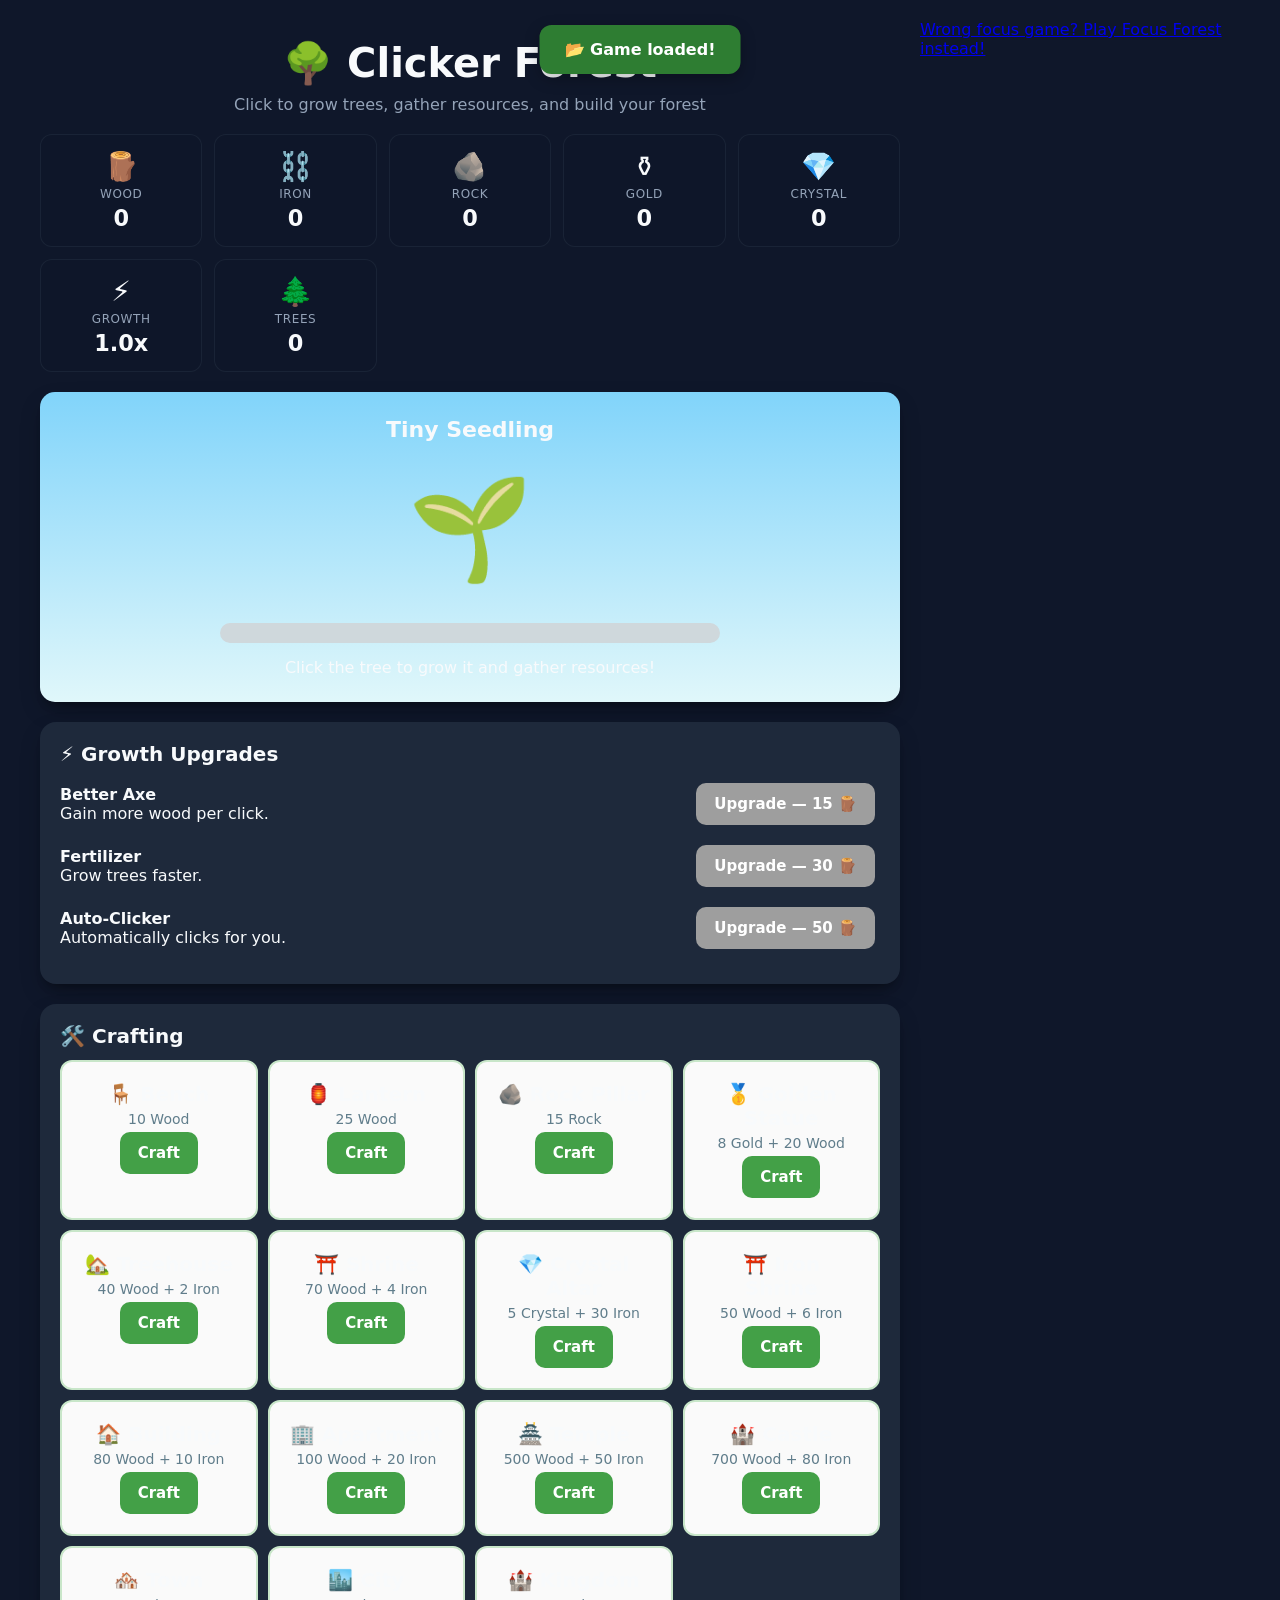
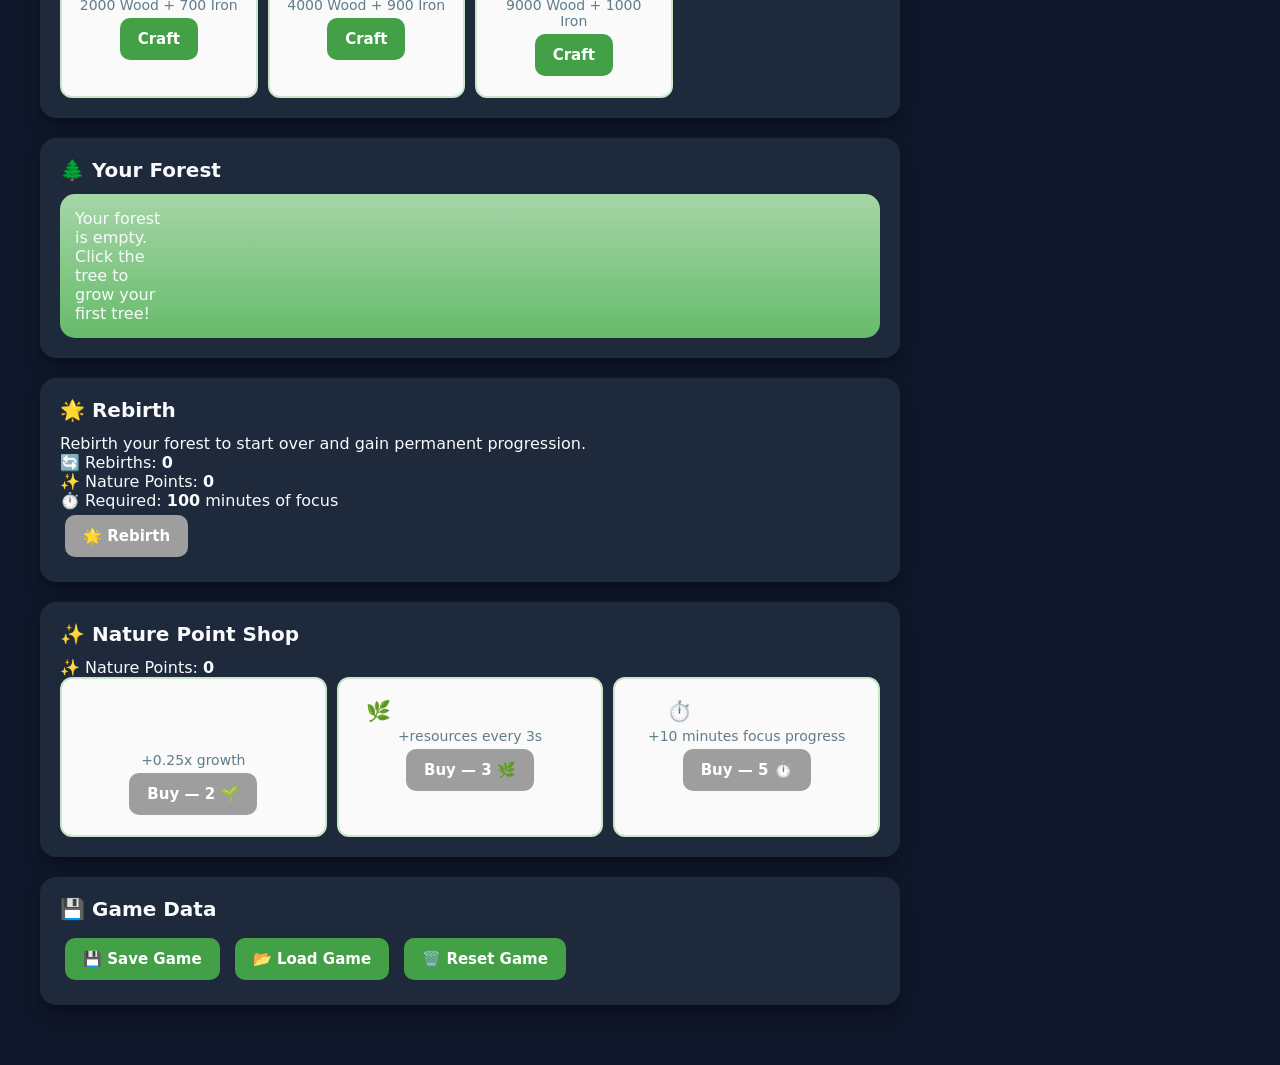
<file: index.html>
<!DOCTYPE html>
<html lang="en">
<head>
    <meta charset="UTF-8">
    <meta name="viewport" content="width=device-width, initial-scale=1.0">
    <title>Clicker Forest - Grow Your Forest</title>
    <style>
        :root {
            --bg-color: #0f172a;
            --card-bg: #1e293b;
            --accent-primary: #3b82f6;
            --accent-hover: #2563eb;
            --text-main: #f8fafc;
            --text-muted: #94a3b8;
            --success: #10b981;
            --forest-green: #166534;
            --forest-light: #22c55e;
            --forest-dark: #14532d;
            --earth: #78350f;
        }

        * {
            box-sizing: border-box;
            margin: 0;
            padding: 0;
            font-family: system-ui, -apple-system, BlinkMacSystemFont, 'Segoe UI', Roboto, Oxygen, Ubuntu, Cantarell, sans-serif;
        }

        body {
            background-color: var(--bg-color);
            color: var(--text-main);
            display: flex;
            justify-content: center;
            align-items: flex-start;
            min-height: 100vh;
            padding: 20px;
        }

        .game-container {
            width: 100%;
            max-width: 900px;
            padding: 20px;
        }

        header {
            text-align: center;
            margin-bottom: 20px;
        }

        header h1 {
            font-size: 2.5rem;
            margin-bottom: 8px;
            font-weight: 700;
        }

        header p {
            color: var(--text-muted);
            font-size: 1rem;
        }

        .mode-switcher {
            display: flex;
            justify-content: center;
            gap: 12px;
            margin-bottom: 20px;
        }

        .mode-btn {
            background-color: transparent;
            border: 2px solid #334155;
            color: var(--text-main);
            padding: 10px 20px;
            border-radius: 8px;
            font-weight: 600;
            cursor: pointer;
            transition: all 0.2s ease;
            font-size: 0.95rem;
        }

        .mode-btn.active {
            background-color: var(--accent-primary);
            border-color: var(--accent-primary);
        }

        .mode-btn.forest-active {
            background-color: var(--forest-green);
            border-color: var(--forest-light);
            color: white;
        }

        .stats {
            display: grid;
            grid-template-columns: repeat(auto-fit, minmax(140px, 1fr));
            gap: 12px;
            margin-bottom: 20px;
        }

        .stat {
            background-color: #0f172a60;
            border: 1px solid #33415550;
            border-radius: 12px;
            padding: 15px;
            text-align: center;
        }

        .stat-icon {
            font-size: 28px;
            margin-bottom: 4px;
        }

        .stat-label {
            font-size: 0.75rem;
            text-transform: uppercase;
            letter-spacing: 0.05em;
            color: var(--text-muted);
            margin-bottom: 4px;
        }

        .stat-value {
            font-size: 1.4rem;
            font-weight: 700;
            color: var(--text-main);
        }

        .panel {
            background-color: var(--card-bg);
            border-radius: 16px;
            box-shadow: 0 10px 25px -5px rgba(0, 0, 0, 0.3), 0 8px 10px -6px rgba(0, 0, 0, 0.3);
            padding: 20px;
            margin-bottom: 20px;
        }

        .panel h2 {
            font-size: 1.25rem;
            margin-bottom: 12px;
            font-weight: 700;
        }

        .main-tree {
            text-align: center;
            padding: 25px;
            background: linear-gradient(#81d4fa, #e0f7fa);
            border-radius: 15px;
            min-height: 300px;
            display: flex;
            flex-direction: column;
            justify-content: center;
            align-items: center;
            overflow: hidden;
            cursor: pointer;
            user-select: none;
            transition: transform 0.1s ease;
        }

        .main-tree:active {
            transform: scale(0.98);
        }

        .tree-name {
            font-size: 22px;
            font-weight: bold;
            margin-bottom: 8px;
        }

        #tree {
            font-size: 100px;
            margin: 20px;
            transition: transform 0.3s ease;
        }

        #tree.grow {
            transform: scale(1.2);
        }

        .progress-container {
            width: 80%;
            max-width: 500px;
            height: 20px;
            background: #cfd8dc;
            border-radius: 20px;
            overflow: hidden;
            margin: 15px auto;
        }

        #growthBar {
            width: 0%;
            height: 100%;
            background: linear-gradient(90deg, #66bb6a, #2e7d32);
            transition: width 0.3s ease;
        }

        button {
            border: none;
            border-radius: 10px;
            padding: 12px 18px;
            margin: 5px;
            background: #43a047;
            color: white;
            font-size: 15px;
            font-weight: bold;
            cursor: pointer;
            transition: transform 0.15s ease, background 0.2s ease;
        }

        button:hover {
            background: #2e7d32;
            transform: translateY(-2px);
        }

        button:active {
            transform: scale(0.96);
        }

        button:disabled {
            background: #9e9e9e;
            cursor: not-allowed;
            transform: none;
        }

        .upgrade-box {
            display: flex;
            justify-content: space-between;
            align-items: center;
            flex-wrap: wrap;
            gap: 10px;
            margin-bottom: 10px;
        }

        .crafting-grid {
            display: grid;
            grid-template-columns: repeat(auto-fit, minmax(180px, 1fr));
            gap: 10px;
        }

        .craft-item {
            background: #fafafa;
            border: 2px solid #c8e6c9;
            border-radius: 12px;
            padding: 15px;
            text-align: center;
        }

        .craft-item h4 {
            margin: 5px;
            font-size: 20px;
        }

        .craft-item p {
            color: #607d8b;
            font-size: 14px;
        }

        #forest {
            display: grid;
            grid-template-columns: repeat(auto-fill, minmax(80px, 1fr));
            gap: 10px;
            min-height: 120px;
            padding: 15px;
            background: linear-gradient(#a5d6a7, #66bb6a);
            border-radius: 15px;
        }

        .tree-icon {
            font-size: 45px;
            text-align: center;
            padding: 10px;
            background: rgba(255,255,255,0.35);
            border-radius: 10px;
            animation: treeAppear 0.5s ease;
        }

        @keyframes treeAppear {
            from { opacity: 0; transform: scale(0); }
            to { opacity: 1; transform: scale(1); }
        }

        .notification {
            position: fixed;
            top: 25px;
            left: 50%;
            transform: translateX(-50%);
            background: #2e7d32;
            color: white;
            padding: 15px 25px;
            border-radius: 12px;
            font-weight: bold;
            box-shadow: 0 5px 15px rgba(0,0,0,0.25);
            z-index: 1000;
            animation: notificationIn 0.4s ease;
        }

        @keyframes notificationIn {
            from { opacity: 0; transform: translate(-50%, -20px); }
            to { opacity: 1; transform: translate(-50%, 0); }
        }

        .hidden {
            display: none !important;
        }

        @media (max-width: 700px) {
            .stats {
                grid-template-columns: repeat(2, 1fr);
            }
        }
    </style>
<body>

<div class="game-container">
    <header>
        <h1>🌳 Clicker Forest</h1>
        <p>Click to grow trees, gather resources, and build your forest</p>
    </header>

    <!-- CLICKER FOREST MODE -->
    <div id="forestMode">
        <!-- STATS -->
        <div class="stats">
            <div class="stat">
                <div class="stat-icon">🪵</div>
                <div class="stat-label">Wood</div>
                <div class="stat-value" id="wood">0</div>
            </div>
            <div class="stat">
                <div class="stat-icon">⛓️</div>
                <div class="stat-label">Iron</div>
                <div class="stat-value" id="Iron">0</div>
            </div>
            <div class="stat">
                <div class="stat-icon">🪨</div>
                <div class="stat-label">Rock</div>
                <div class="stat-value" id="rock">0</div>
            </div>
            <div class="stat">
                <div class="stat-icon">⚱️</div>
                <div class="stat-label">Gold</div>
                <div class="stat-value" id="gold">0</div>
            </div>
            <div class="stat">
                <div class="stat-icon">💎</div>
                <div class="stat-label">Crystal</div>
                <div class="stat-value" id="crystal">0</div>
            </div>
            <div class="stat">
                <div class="stat-icon">⚡</div>
                <div class="stat-label">Growth</div>
                <div class="stat-value" id="growth">1.0x</div>
            </div>
            <div class="stat">
                <div class="stat-icon">🌲</div>
                <div class="stat-label">Trees</div>
                <div class="stat-value" id="treeCount">0</div>
            </div>
        </div>

        <!-- MAIN TREE -->
        <div class="panel main-tree" id="mainTreeArea">
            <div class="tree-name" id="treeName">Tiny Seedling</div>
            <div id="tree">🌱</div>
            <div class="progress-container">
                <div id="growthBar"></div>
            </div>
            <p>Click the tree to grow it and gather resources!</p>
        </div>

        <!-- UPGRADES -->
        <div class="panel">
            <h2>⚡ Growth Upgrades</h2>
            <div class="upgrade-box">
                <div>
                    <strong>Better Axe</strong>
                    <br>
                    <span id="axeUpgradeText">Gain more wood per click.</span>
                </div>
                <button onclick="buyAxeUpgrade()" id="axeUpgradeBtn">Upgrade — 15 🪵</button>
            </div>
            <div class="upgrade-box">
                <div>
                    <strong>Fertilizer</strong>
                    <br>
                    <span id="fertUpgradeText">Grow trees faster.</span>
                </div>
                <button onclick="buyFertUpgrade()" id="fertUpgradeBtn">Upgrade — 30 🪵</button>
            </div>
            <div class="upgrade-box">
                <div>
                    <strong>Auto-Clicker</strong>
                    <br>
                    <span id="autoClickerText">Automatically clicks for you.</span>
                </div>
                <button onclick="buyAutoClickerUpgrade()" id="autoClickerBtn">Upgrade — 50 🪵</button>
            </div>
        </div>

        <!-- CRAFTING -->
        <div class="panel">
            <h2>🛠️ Crafting</h2>
            <div class="crafting-grid">
                <div class="craft-item">
                    <h4>🪑 Bench</h4>
                    <p>10 Wood</p>
                    <button onclick="craftBench()">Craft</button>
                </div>
                <div class="craft-item">
                    <h4>🏮 Lantern</h4>
                    <p>25 Wood</p>
                    <button onclick="craftLantern()">Craft</button>
                </div>
                <div class="craft-item">
                    <h4>🪨 Rock Pillar</h4>
                    <p>15 Rock</p>
                    <button onclick="craftRockPillar()">Craft</button>
                </div>
                <div class="craft-item">
                    <h4>🥇 Golden Statue</h4>
                    <p>8 Gold + 20 Wood</p>
                    <button onclick="craftGoldenStatue()">Craft</button>
                </div>
                <div class="craft-item">
                    <h4>🏡 Treehouse</h4>
                    <p>40 Wood + 2 Iron</p>
                    <button onclick="craftTreehouse()">Craft</button>
                </div>
                <div class="craft-item">
                    <h4>⛩️ Shrine</h4>
                    <p>70 Wood + 4 Iron</p>
                    <button onclick="craftShrine1()">Craft</button>
                </div>
                <div class="craft-item">
                    <h4>💎 Crystal Altar</h4>
                    <p>5 Crystal + 30 Iron</p>
                    <button onclick="craftCrystalAltar()">Craft</button>
                </div>
                <div class="craft-item">
                    <h4>⛩️ Iron Shrine</h4>
                    <p>50 Wood + 6 Iron</p>
                    <button onclick="craftShrine2()">Craft</button>
                </div>
                <div class="craft-item">
                    <h4>🏠 Building</h4>
                    <p>80 Wood + 10 Iron</p>
                    <button onclick="craftBuilding()">Craft</button>
                </div>
                <div class="craft-item">
                    <h4>🏢 Apartment</h4>
                    <p>100 Wood + 20 Iron</p>
                    <button onclick="craftApartment()">Craft</button>
                </div>
                <div class="craft-item">
                    <h4>🏯 Temple</h4>
                    <p>500 Wood + 50 Iron</p>
                    <button onclick="craftTemple()">Craft</button>
                </div>
                <div class="craft-item">
                    <h4>🏰 Castle</h4>
                    <p>700 Wood + 80 Iron</p>
                    <button onclick="craftCastle()">Craft</button>
                </div>
                <div class="craft-item">
                    <h4>🏘️ Town</h4>
                    <p>2000 Wood + 700 Iron</p>
                    <button onclick="craftTown()">Craft</button>
                </div>
                <div class="craft-item">
                    <h4>🏙️ City</h4>
                    <p>4000 Wood + 900 Iron</p>
                    <button onclick="craftCity()">Craft</button>
                </div>
                <div class="craft-item">
                    <h4>🏰 Kingdom</h4>
                    <p>9000 Wood + 1000 Iron</p>
                    <button onclick="craftKingdom()">Craft</button>
                </div>
            </div>
        </div>

        <!-- FOREST -->
        <div class="panel">
            <h2>🌲 Your Forest</h2>
            <div id="forest">
                <p id="emptyForest">Your forest is empty. Click the tree to grow your first tree!</p>
            </div>
        </div>

        <!-- REBIRTH -->
        <div class="panel">
            <h2>🌟 Rebirth</h2>
            <p>Rebirth your forest to start over and gain permanent progression.</p>
            <p>🔄 Rebirths: <strong id="rebirthCount">0</strong></p>
            <p>✨ Nature Points: <strong id="naturePoints">0</strong></p>
            <p>⏱️ Required: <strong id="rebirthRequirement">100</strong> minutes of focus</p>
            <button id="rebirthBtn" onclick="performRebirth()" disabled>🌟 Rebirth</button>
        </div>

    <!-- NATURE POINT SHOP -->
    <div class="panel">
        <h2>✨ Nature Point Shop</h2>
        <p>✨ Nature Points: <strong id="naturePointsShop">0</strong></p>
        <div class="crafting-grid">
            <div class="craft-item">
                <h4>⚡ Permanent Growth</h4>
                <p>+0.25x growth</p>
                <button id="buyPermanentGrowthBtn" onclick="buyPermanentGrowth()">Buy — <span id="permanentGrowthCost">2</span> 🌱</button>
            </div>
            <div class="craft-item">
                <h4>🌿 Resource Boost</h4>
                <p>+resources every 3s</p>
                <button id="buyPermanentResourceBtn" onclick="buyPermanentResources()">Buy — <span id="permanentResourceCost">3</span> 🌿</button>
            </div>
            <div class="craft-item">
                <h4>⏱️ Focus Time</h4>
                <p>+10 minutes focus progress</p>
                <button id="buyFocusTimeBtn" onclick="buyFocusTime()">Buy — <span id="focusTimeCost">5</span> ⏱️</button>
            </div>
        </div>
    </div>

        <!-- SAVE / RESET -->
        <div class="panel">
            <h2>💾 Game Data</h2>
            <button onclick="saveGame()">💾 Save Game</button>
            <button onclick="loadGame()">📂 Load Game</button>
            <button class="danger" onclick="resetGame()">🗑️ Reset Game</button>
        </div>
    </div>
</div>

<div id="notificationContainer"></div>
<a href="https://kaisiwon.github.io/clicker-forest/focus.html" target="_blank">Wrong focus game? Play Focus Forest instead!</a>

<script src="app.js"></script>
</body>
</html>
</file>
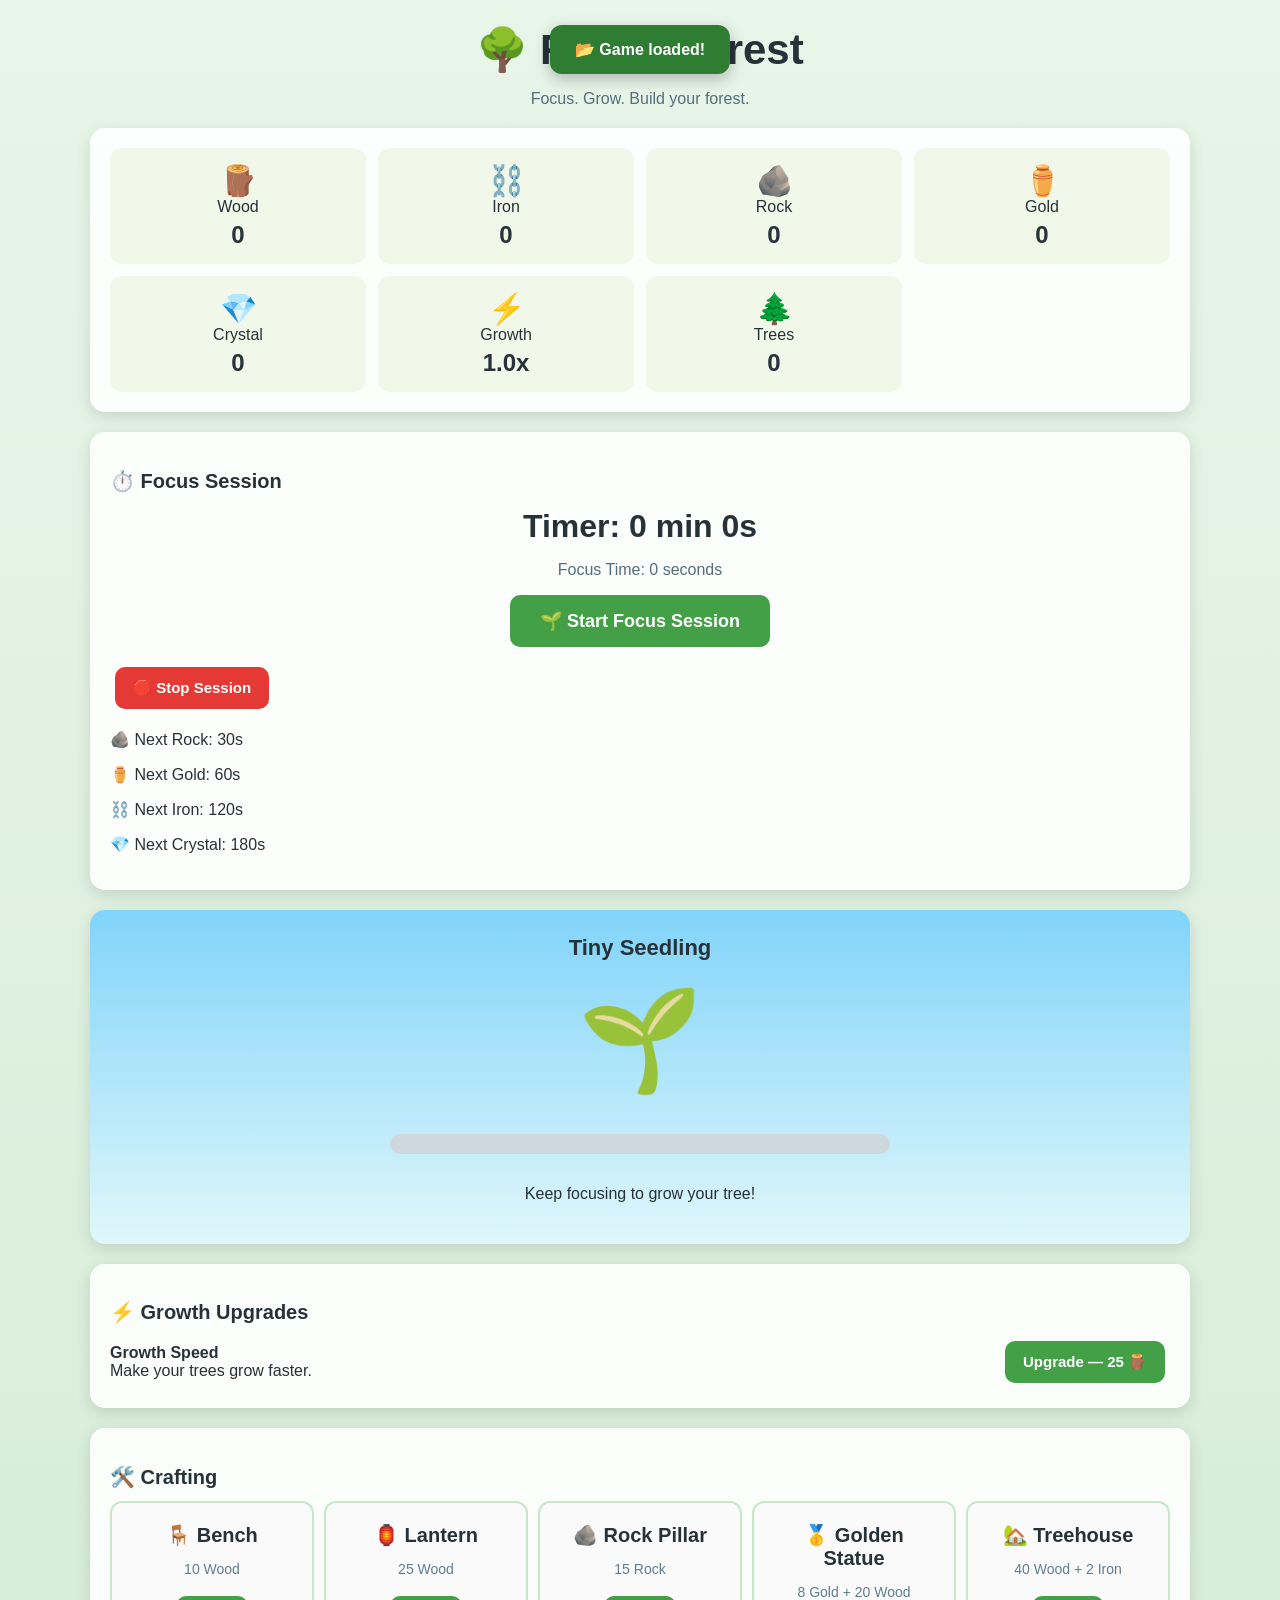
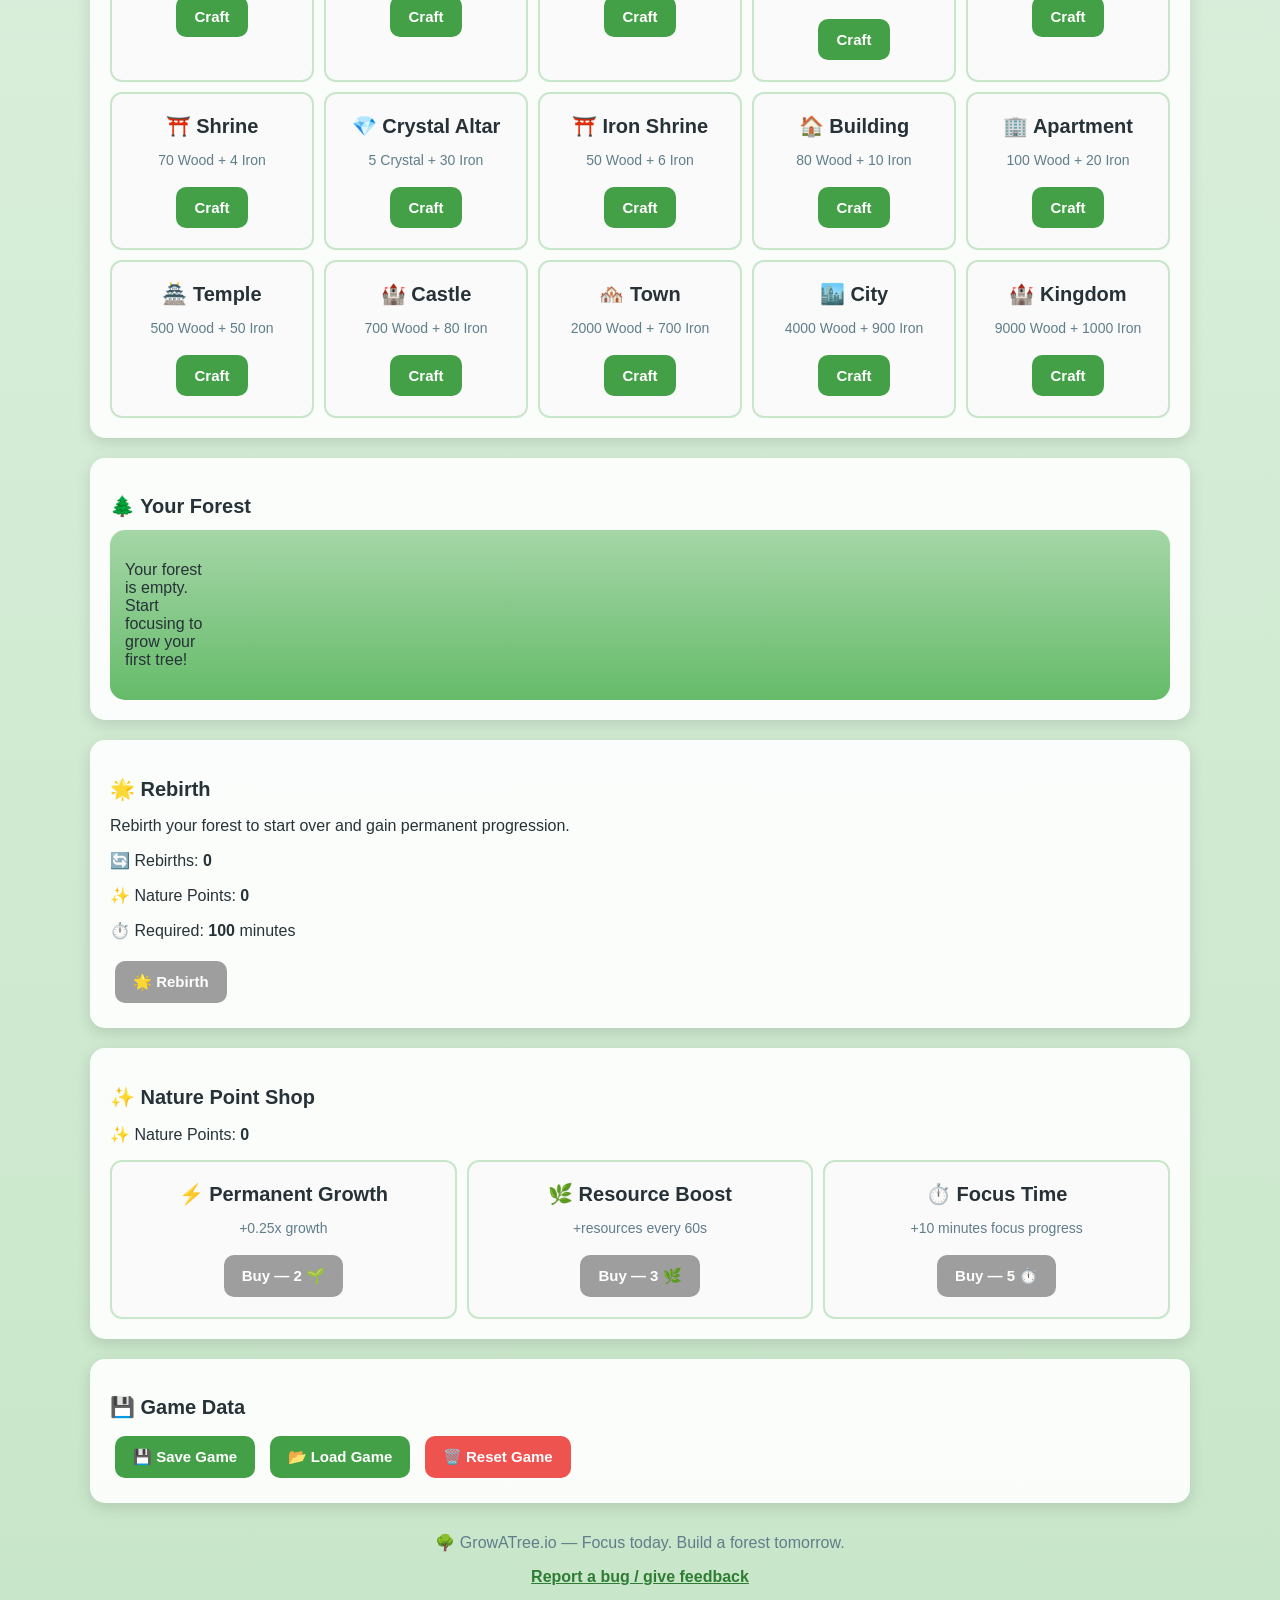
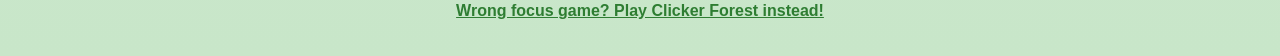
<file: focus.html>
<!DOCTYPE html>
<html lang="en">
<head>
    <meta charset="UTF-8">
    <meta name="viewport" content="width=device-width, initial-scale=1.0">
    <link rel="stylesheet" href="style.css">
    <title>GrowATree.io — Focus Forest</title>
</head>
<body>

<div class="game">

    <header>
        <h1>🌳 Focus Forest</h1>
        <p>Focus. Grow. Build your forest.</p>
    </header>

    <!-- STATS -->
    <div class="panel">
        <div class="stats">
            <div class="stat">
                <div class="stat-icon">🪵</div>
                <div>Wood</div>
                <div class="stat-value" id="wood">0</div>
            </div>
            <div class="stat">
                <div class="stat-icon">⛓️</div>
                <div>Iron</div>
                <div class="stat-value" id="Iron">0</div>
            </div>
            <div class="stat">
                <div class="stat-icon">🪨</div>
                <div>Rock</div>
                <div class="stat-value" id="rock">0</div>
            </div>
            <div class="stat">
                <div class="stat-icon">⚱️</div>
                <div>Gold</div>
                <div class="stat-value" id="gold">0</div>
            </div>
            <div class="stat">
                <div class="stat-icon">💎</div>
                <div>Crystal</div>
                <div class="stat-value" id="crystal">0</div>
            </div>
            <div class="stat">
                <div class="stat-icon">⚡</div>
                <div>Growth</div>
                <div class="stat-value" id="growth">1.0x</div>
            </div>
            <div class="stat">
                <div class="stat-icon">🌲</div>
                <div>Trees</div>
                <div class="stat-value" id="treeCount">0</div>
            </div>
        </div>
    </div>

    <!-- FOCUS TIMER -->
    <div class="panel">
        <h2>⏱️ Focus Session</h2>

        <p id="timer">Timer: 0 min</p>

        <p id="focusSeconds">
            Focus Time:
            <span id="focusSecondsValue">0</span>
            seconds
        </p>

        <button id="startBtn" onclick="startFocus()">
            🌱 Start Focus Session
        </button>

        <button id="stopBtn" onclick="stopFocus()">
            🛑 Stop Session
        </button>

        <p id="RockCountdown">
            🪨 Next Rock:
            <span id="RockCountdownValue">30</span>s
        </p>

        <p id="GoldCountdown">
            ⚱️ Next Gold:
            <span id="GoldCountdownValue">60</span>s
        </p>

        <p id="IronCountdown">
            ⛓️ Next Iron:
            <span id="IronCountdownValue">120</span>s
        </p>

        <p id="CrystalCountdown">
            💎 Next Crystal:
            <span id="CrystalCountdownValue">120</span>s
        </p>
    </div>

    <!-- TREE -->
    <div class="panel main-tree">
        <div class="tree-name" id="treeName">Tiny Seedling</div>
        <div id="tree">🌱</div>
        <div class="progress-container">
            <div id="growthBar"></div>
        </div>
        <p>Keep focusing to grow your tree!</p>
    </div>

    <!-- UPGRADES -->
    <div class="panel">
        <h2>⚡ Growth Upgrades</h2>
        <div class="upgrade-box">
            <div>
                <strong>Growth Speed</strong><br>
                <span id="growthUpgradeText">Make your trees grow faster.</span>
            </div>
            <button onclick="buyGrowthUpgrade()">Upgrade — 25 🪵</button>
        </div>
    </div>

    <!-- CRAFTING -->
    <div class="panel">
        <h2>🛠️ Crafting</h2>
        <div class="crafting-grid">
            <div class="craft-item">
                <h4>🪑 Bench</h4><p>10 Wood</p>
                <button onclick="craftBench()">Craft</button>
            </div>
            <div class="craft-item">
                <h4>🏮 Lantern</h4><p>25 Wood</p>
                <button onclick="craftLantern()">Craft</button>
            </div>
            <div class="craft-item">
                <h4>🪨 Rock Pillar</h4><p>15 Rock</p>
                <button onclick="craftRockPillar()">Craft</button>
            </div>
            <div class="craft-item">
                <h4>🥇 Golden Statue</h4><p>8 Gold + 20 Wood</p>
                <button onclick="craftGoldenStatue()">Craft</button>
            </div>
            <div class="craft-item">
                <h4>🏡 Treehouse</h4><p>40 Wood + 2 Iron</p>
                <button onclick="craftTreehouse()">Craft</button>
            </div>
            <div class="craft-item">
                <h4>⛩️ Shrine</h4><p>70 Wood + 4 Iron</p>
                <button onclick="craftShrine1()">Craft</button>
            </div>
            <div class="craft-item">
                <h4>💎 Crystal Altar</h4><p>5 Crystal + 30 Iron</p>
                <button onclick="craftCrystalAltar()">Craft</button>
            </div>
            <div class="craft-item">
                <h4>⛩️ Iron Shrine</h4><p>50 Wood + 6 Iron</p>
                <button onclick="craftShrine2()">Craft</button>
            </div>
            <div class="craft-item">
                <h4>🏠 Building</h4><p>80 Wood + 10 Iron</p>
                <button onclick="craftBuilding()">Craft</button>
            </div>
            <div class="craft-item">
                <h4>🏢 Apartment</h4><p>100 Wood + 20 Iron</p>
                <button onclick="craftApartment()">Craft</button>
            </div>
            <div class="craft-item">
                <h4>🏯 Temple</h4><p>500 Wood + 50 Iron</p>
                <button onclick="craftTemple()">Craft</button>
            </div>
            <div class="craft-item">
                <h4>🏰 Castle</h4><p>700 Wood + 80 Iron</p>
                <button onclick="craftCastle()">Craft</button>
            </div>
            <div class="craft-item">
                <h4>🏘️ Town</h4><p>2000 Wood + 700 Iron</p>
                <button onclick="craftTown()">Craft</button>
            </div>
            <div class="craft-item">
                <h4>🏙️ City</h4><p>4000 Wood + 900 Iron</p>
                <button onclick="craftCity()">Craft</button>
            </div>
            <div class="craft-item">
                <h4>🏰 Kingdom</h4><p>9000 Wood + 1000 Iron</p>
                <button onclick="craftKingdom()">Craft</button>
            </div>
        </div>
    </div>

    <!-- FOREST -->
    <div class="panel">
        <h2>🌲 Your Forest</h2>
        <div id="forest">
            <p id="emptyForest">Your forest is empty. Start focusing to grow your first tree!</p>
        </div>
    </div>

    <!-- REBIRTH -->
    <div class="panel">
        <h2>🌟 Rebirth</h2>
        <p>Rebirth your forest to start over and gain permanent progression.</p>
        <p>🔄 Rebirths: <strong id="rebirthCount">0</strong></p>
        <p>✨ Nature Points: <strong id="naturePoints">0</strong></p>
        <p>⏱️ Required: <strong id="rebirthRequirement">100</strong> minutes</p>
        <button id="rebirthBtn" onclick="performRebirth()" disabled>🌟 Rebirth</button>
    </div>

    <!-- NATURE POINT SHOP -->
    <div class="panel">
        <h2>✨ Nature Point Shop</h2>
        <p>✨ Nature Points: <strong id="naturePointsShop">0</strong></p>
        <div class="crafting-grid">
            <div class="craft-item">
                <h4>⚡ Permanent Growth</h4>
                <p id="permanentGrowthDesc">+0.25x growth</p>
                <button id="buyPermanentGrowthBtn" onclick="buyPermanentGrowth()">Buy — <span id="permanentGrowthCost">2</span> 🌱</button>
            </div>
            <div class="craft-item">
                <h4>🌿 Resource Boost</h4>
                <p id="permanentResourceDesc">+resources every 60s</p>
                <button id="buyPermanentResourceBtn" onclick="buyPermanentResources()">Buy — <span id="permanentResourceCost">3</span> 🌿</button>
            </div>
            <div class="craft-item">
                <h4>⏱️ Focus Time</h4>
                <p id="focusTimeDesc">+10 minutes focus progress</p>
                <button id="buyFocusTimeBtn" onclick="buyFocusTime()">Buy — <span id="focusTimeCost">5</span> ⏱️</button>
            </div>
        </div>
    </div>

    <!-- SAVE / RESET -->
    <div class="panel">
        <h2>💾 Game Data</h2>
        <button onclick="saveGame()">💾 Save Game</button>
        <button onclick="loadGame()">📂 Load Game</button>
        <button class="danger" onclick="resetGame()">🗑️ Reset Game</button>
    </div>

    <footer>
        <p>🌳 GrowATree.io — Focus today. Build a forest tomorrow.</p>
        <p>
            <a href="https://forms.gle/dx2Bb4GXbTdvmB3r9" target="_blank">Report a bug / give feedback</a>
        </p>
        <p>
            <a href="https://kaisiwon.github.io/clicker-forest/" target="_blank">Wrong focus game? Play Clicker Forest instead!</a>
        </p>
    </footer>
</div>

<div id="focusLostBanner" role="status" aria-live="polite">
    Focus lost. Your session is paused until you return.
</div>

<div id="notificationContainer"></div>

<script src="focus.js"></script>
</body>
</html>
</file>
<file: style.css>
/* ============================================================
   🌳 GROWATREE.IO — FOCUS FOREST
   ============================================================ */

* {
    box-sizing: border-box;
}

body {
    font-family: Arial, sans-serif;
    margin: 0;
    padding: 20px;
    background: linear-gradient(#e8f5e9, #c8e6c9);
    color: #263238;
    min-height: 100vh;
    transition: background 2s ease;
}

header {
    text-align: center;
    margin-bottom: 20px;
}

header h1 {
    font-size: 42px;
    margin: 5px;
}

header p {
    color: #546e7a;
}

.game {
    max-width: 1100px;
    margin: auto;
}

.panel {
    background: rgba(255, 255, 255, 0.9);
    border-radius: 15px;
    padding: 20px;
    margin-bottom: 20px;
    box-shadow: 0 5px 15px rgba(0, 0, 0, 0.12);
}

.panel h2 {
    font-size: 1.25rem;
    margin-bottom: 12px;
    font-weight: 700;
}

.stats {
    display: grid;
    grid-template-columns: repeat(4, 1fr);
    gap: 12px;
}

.stat {
    background: #f1f8e9;
    border-radius: 12px;
    padding: 15px;
    text-align: center;
}

.stat-icon {
    font-size: 30px;
}

.stat-value {
    font-size: 24px;
    font-weight: bold;
    margin-top: 5px;
}

#timer {
    font-size: 32px;
    font-weight: bold;
    text-align: center;
    margin: 15px;
}

#focusSeconds {
    text-align: center;
    color: #546e7a;
}

.main-tree {
    text-align: center;
    padding: 25px;
    background: linear-gradient(#81d4fa, #e0f7fa);
    border-radius: 15px;
    min-height: 300px;
    display: flex;
    flex-direction: column;
    justify-content: center;
    align-items: center;
    overflow: hidden;
}

#tree {
    font-size: 100px;
    margin: 20px;
    transition: transform 0.8s ease;
    cursor: default;
}

#tree:hover {
    transform: scale(1.1);
}

.tree-name {
    font-size: 22px;
    font-weight: bold;
}

.progress-container {
    width: 80%;
    max-width: 500px;
    height: 20px;
    background: #cfd8dc;
    border-radius: 20px;
    overflow: hidden;
    margin: 15px auto;
}

#growthBar {
    width: 0%;
    height: 100%;
    background: linear-gradient(90deg, #66bb6a, #2e7d32);
    transition: width 0.5s ease;
}

button {
    border: none;
    border-radius: 10px;
    padding: 12px 18px;
    margin: 5px;
    background: #43a047;
    color: white;
    font-size: 15px;
    font-weight: bold;
    cursor: pointer;
    transition: transform 0.15s ease, background 0.2s ease;
}

button:hover {
    background: #2e7d32;
    transform: translateY(-2px);
}

button:active {
    transform: scale(0.96);
}

button:disabled {
    background: #9e9e9e;
    cursor: not-allowed;
    transform: none;
}

#startBtn {
    display: block;
    margin: 15px auto;
    font-size: 18px;
    padding: 15px 30px;
}

#stopBtn {
    background: #e53935;
}

#stopBtn:hover {
    background: #c62828;
}

.crafting-grid {
    display: grid;
    grid-template-columns: repeat(auto-fit, minmax(180px, 1fr));
    gap: 10px;
}

.craft-item {
    background: #fafafa;
    border: 2px solid #c8e6c9;
    border-radius: 12px;
    padding: 15px;
    text-align: center;
}

.craft-item h4 {
    margin: 5px;
    font-size: 20px;
}

.craft-item p {
    color: #607d8b;
    font-size: 14px;
}

#forest {
    display: grid;
    grid-template-columns: repeat(auto-fill, minmax(80px, 1fr));
    gap: 10px;
    min-height: 120px;
    padding: 15px;
    background: linear-gradient(#a5d6a7, #66bb6a);
    border-radius: 15px;
}

.tree-icon {
    font-size: 45px;
    text-align: center;
    padding: 10px;
    background: rgba(255,255,255,0.35);
    border-radius: 10px;
    animation: treeAppear 0.5s ease;
}

@keyframes treeAppear {
    from { opacity: 0; transform: scale(0); }
    to { opacity: 1; transform: scale(1); }
}

.notification {
    position: fixed;
    top: 25px;
    left: 50%;
    transform: translateX(-50%);
    background: #2e7d32;
    color: white;
    padding: 15px 25px;
    border-radius: 12px;
    font-weight: bold;
    box-shadow: 0 5px 15px rgba(0,0,0,0.25);
    z-index: 1000;
    animation: notificationIn 0.4s ease;
}

@keyframes notificationIn {
    from { opacity: 0; transform: translate(-50%, -20px); }
    to { opacity: 1; transform: translate(-50%, 0); }
}

#focusLostBanner {
    display: none;
    position: fixed;
    top: 0;
    left: 0;
    width: 100%;
    padding: 12px 20px;
    background: #b71c1c;
    color: white;
    text-align: center;
    font-weight: bold;
    box-shadow: 0 2px 8px rgba(0, 0, 0, 0.25);
    z-index: 1100;
}

.upgrade-box {
    display: flex;
    justify-content: space-between;
    align-items: center;
    flex-wrap: wrap;
    gap: 10px;
}

.danger {
    background: #ef5350;
}

.danger:hover {
    background: #c62828;
}

footer {
    text-align: center;
    margin-top: 30px;
    color: #607d8b;
}

footer a {
    color: #2e7d32;
    font-weight: bold;
}

@media (max-width: 700px) {
    .stats {
        grid-template-columns: repeat(2, 1fr);
    }

    header h1 {
        font-size: 32px;
    }

    #tree {
        font-size: 80px;
    }
}
</file>
